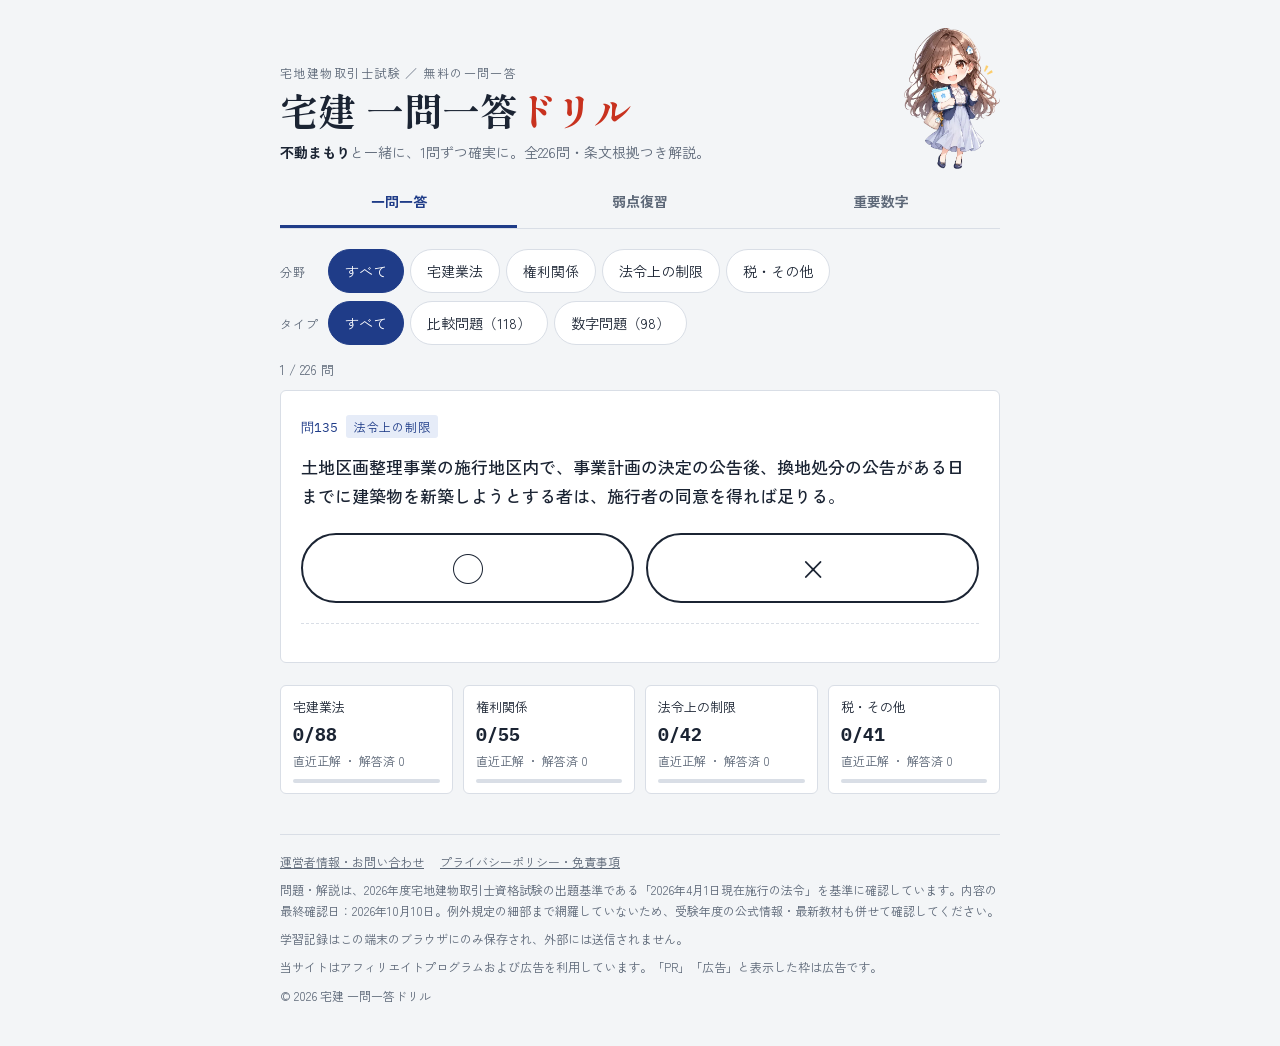
<file: index.html>
<!doctype html>
<html lang="ja">
<head>
<meta charset="utf-8">
<meta name="viewport" content="width=device-width,initial-scale=1,viewport-fit=cover">
<title>宅建 一問一答ドリル｜不動まもりと○×で合格へ</title>
<meta name="description" content="宅建試験（宅地建物取引士）の頻出論点を○×の一問一答で学べる無料サイト。宅建業法・権利関係・法令上の制限・税の問題に条文根拠つきの解説、間違えた問題の復習、重要数字の赤シート暗記ができます。">
<link rel="canonical" href="https://kenko-chahan.github.io/takken-drill/">
<meta property="og:type" content="website">
<meta property="og:title" content="宅建 一問一答ドリル">
<meta property="og:description" content="宅建の頻出論点を○×で。条文根拠つき解説・弱点復習・重要数字の赤シート。">
<meta property="og:url" content="https://kenko-chahan.github.io/takken-drill/">
<meta property="og:image" content="https://kenko-chahan.github.io/takken-drill/img/mamori-hello.webp">
<meta name="twitter:card" content="summary">
<link rel="icon" href="img/mamori-hello.webp" type="image/webp">
<link rel="preconnect" href="https://fonts.googleapis.com">
<link rel="preconnect" href="https://fonts.gstatic.com" crossorigin>
<link rel="stylesheet" href="https://fonts.googleapis.com/css2?family=Shippori+Mincho+B1:wght@600;800&family=Zen+Kaku+Gothic+New:wght@400;500;700&family=IBM+Plex+Mono:wght@500&display=swap">
<link rel="stylesheet" href="assets/style.css">
</head>
<body>
<div class="wrap">
<header class="hero">
  <div class="hero-text">
    <div class="eyebrow">宅地建物取引士試験 ／ 無料の一問一答</div>
    <h1>宅建 一問一答<span>ドリル</span></h1>
    <p class="greet"><b>不動まもり</b>と一緒に、1問ずつ確実に。全<span id="qcount">226</span>問・条文根拠つき解説。</p>
    <p class="countdown" id="countdown" hidden></p>
  </div>
  <img src="img/mamori-hello.webp" alt="ガッツポーズをする不動まもり" width="355" height="520">
</header>

<div class="tabs" role="tablist" aria-label="学習メニュー">
  <button type="button" role="tab" id="tab-drill" aria-selected="true" aria-controls="view-drill" tabindex="0">一問一答</button>
  <button type="button" role="tab" id="tab-review" aria-selected="false" aria-controls="view-review" tabindex="-1">弱点復習</button>
  <button type="button" role="tab" id="tab-nums" aria-selected="false" aria-controls="view-nums" tabindex="-1">重要数字</button>
</div>

<main>
<section id="view-drill" role="tabpanel" aria-labelledby="tab-drill" tabindex="0">
  <div class="filters" id="filters"></div>
  <div class="meta"><span id="progress"></span><span id="score"></span></div>
  <div id="sheet"></div>
  <div class="stats" id="stats"></div>
</section>

<section id="view-review" role="tabpanel" aria-labelledby="tab-review" tabindex="0" hidden>
  <h2>弱点復習</h2>
  <p class="lead">直近で間違えた問題だけを出題します。正解すると一覧から外れます。</p>
  <div id="reviewArea"></div>
</section>

<section id="view-nums" role="tabpanel" aria-labelledby="tab-nums" tabindex="0" hidden>
  <div class="coach"><img src="img/mamori-point.webp" alt="ボードを指して説明する不動まもり" width="520" height="502"><div><h2>重要数字</h2><p>本試験で狙われやすい数字です。赤シートで隠して、言えるまで繰り返しましょう。</p></div></div>
  <div class="toolbar">
    <p class="lead" style="margin:0">赤シートをONにすると数字が隠れます。1つずつタップ（またはEnter・Space）で表示し、もう一度押すと隠れます。</p>
    <button type="button" class="toggle" id="redBtn" aria-pressed="false">赤シート：OFF</button>
  </div>
  <div class="nums" id="numsBox"></div>
  <div class="ad" id="ad-nums" hidden></div>
</section>
</main>

<aside class="pr" id="pr-footer" hidden></aside>
<div class="ad" id="ad-footer" hidden></div>

<footer>
  <nav aria-label="サイト情報">
    <a href="about.html">運営者情報・お問い合わせ</a>
    <a href="privacy.html">プライバシーポリシー・免責事項</a>
  </nav>
  <p class="note">問題・解説は、2026年度宅地建物取引士資格試験の出題基準である「2026年4月1日現在施行の法令」を基準に確認しています。内容の最終確認日：2026年10月10日。例外規定の細部まで網羅していないため、受験年度の公式情報・最新教材も併せて確認してください。</p>
  <p class="note">学習記録はこの端末のブラウザにのみ保存され、外部には送信されません。</p>
  <p class="note">当サイトはアフィリエイトプログラムおよび広告を利用しています。「PR」「広告」と表示した枠は広告です。</p>
  <p class="note">&copy; <span id="year">2026</span> 宅建 一問一答ドリル</p>
</footer>
</div>
<script src="assets/config.js"></script>
<script src="assets/data.js"></script>
<script src="assets/common.js"></script>
<script src="assets/app.js"></script>
</body>
</html>
</file>
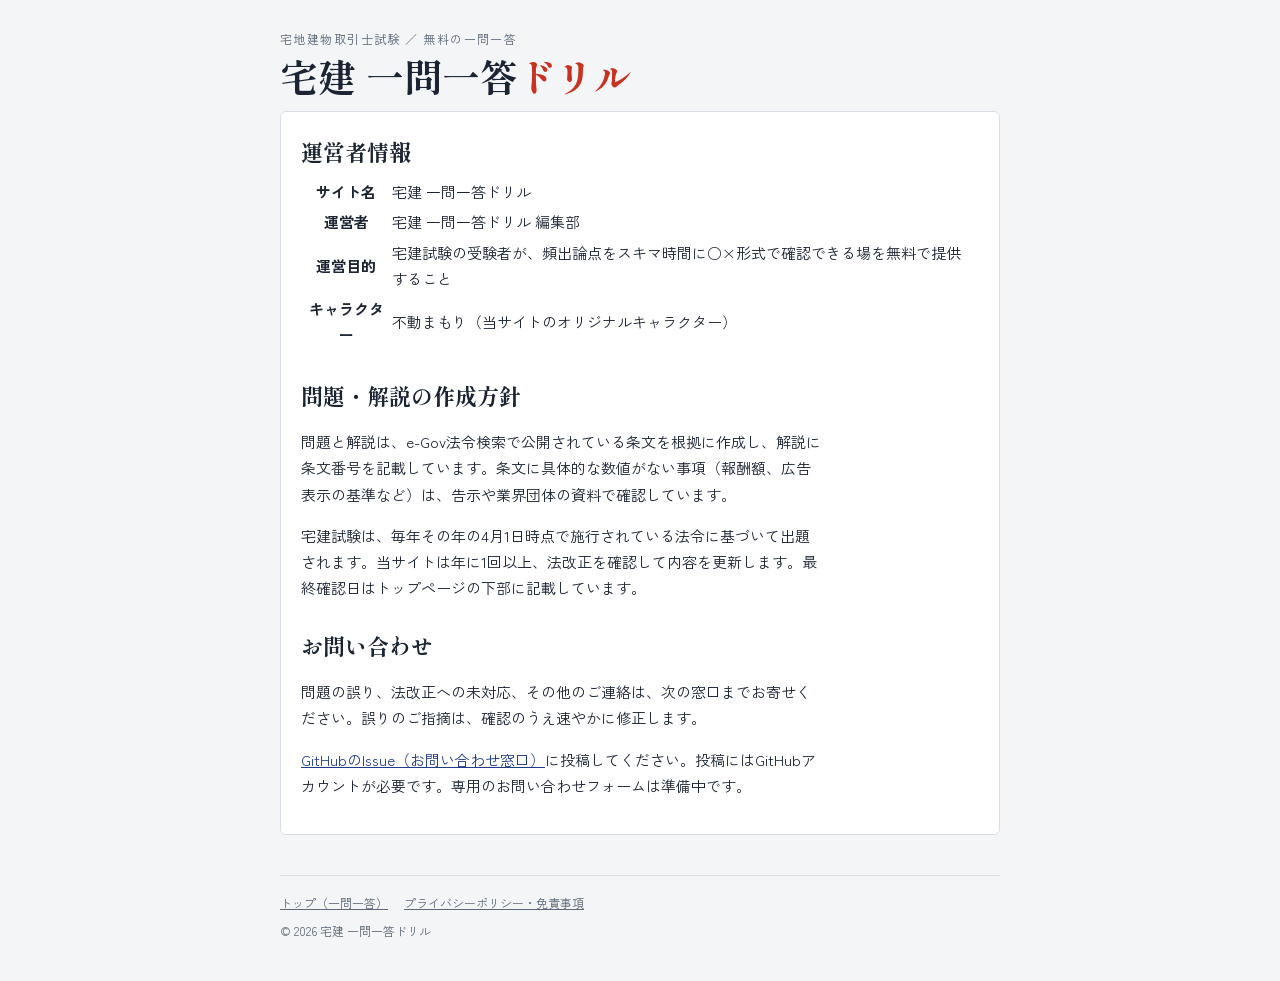
<file: about.html>
<!doctype html>
<html lang="ja">
<head>
<meta charset="utf-8">
<meta name="viewport" content="width=device-width,initial-scale=1,viewport-fit=cover">
<title>運営者情報・お問い合わせ｜宅建 一問一答ドリル</title>
<meta name="description" content="宅建 一問一答ドリルの運営者情報とお問い合わせ先です。">
<link rel="canonical" href="https://kenko-chahan.github.io/takken-drill/about.html">
<link rel="icon" href="img/mamori-hello.webp" type="image/webp">
<link rel="preconnect" href="https://fonts.googleapis.com">
<link rel="preconnect" href="https://fonts.gstatic.com" crossorigin>
<link rel="stylesheet" href="https://fonts.googleapis.com/css2?family=Shippori+Mincho+B1:wght@600;800&family=Zen+Kaku+Gothic+New:wght@400;500;700&display=swap">
<link rel="stylesheet" href="assets/style.css">
</head>
<body>
<div class="wrap">
<header>
  <div class="eyebrow">宅地建物取引士試験 ／ 無料の一問一答</div>
  <h1><a href="./">宅建 一問一答<span>ドリル</span></a></h1>
</header>

<main class="prose">
  <h2>運営者情報</h2>
  <table>
    <tbody>
      <tr><th scope="row">サイト名</th><td>宅建 一問一答ドリル</td></tr>
      <tr><th scope="row">運営者</th><td>宅建 一問一答ドリル 編集部</td></tr>
      <tr><th scope="row">運営目的</th><td>宅建試験の受験者が、頻出論点をスキマ時間に○×形式で確認できる場を無料で提供すること</td></tr>
      <tr><th scope="row">キャラクター</th><td>不動まもり（当サイトのオリジナルキャラクター）</td></tr>
    </tbody>
  </table>

  <h2>問題・解説の作成方針</h2>
  <p>問題と解説は、e-Gov法令検索で公開されている条文を根拠に作成し、解説に条文番号を記載しています。条文に具体的な数値がない事項（報酬額、広告表示の基準など）は、告示や業界団体の資料で確認しています。</p>
  <p>宅建試験は、毎年その年の4月1日時点で施行されている法令に基づいて出題されます。当サイトは年に1回以上、法改正を確認して内容を更新します。最終確認日はトップページの下部に記載しています。</p>

  <h2>お問い合わせ</h2>
  <p>問題の誤り、法改正への未対応、その他のご連絡は、次の窓口までお寄せください。誤りのご指摘は、確認のうえ速やかに修正します。</p>
  <p><a href="https://github.com/kenko-chahan/takken-drill/issues" target="_blank" rel="noopener">GitHubのIssue（お問い合わせ窓口）</a>に投稿してください。投稿にはGitHubアカウントが必要です。専用のお問い合わせフォームは準備中です。</p>
</main>

<footer>
  <nav aria-label="サイト情報">
    <a href="./">トップ（一問一答）</a>
    <a href="privacy.html">プライバシーポリシー・免責事項</a>
  </nav>
  <p class="note">&copy; <span id="year">2026</span> 宅建 一問一答ドリル</p>
</footer>
</div>
<script src="assets/config.js"></script>
<script src="assets/common.js"></script>
</body>
</html>
</file>
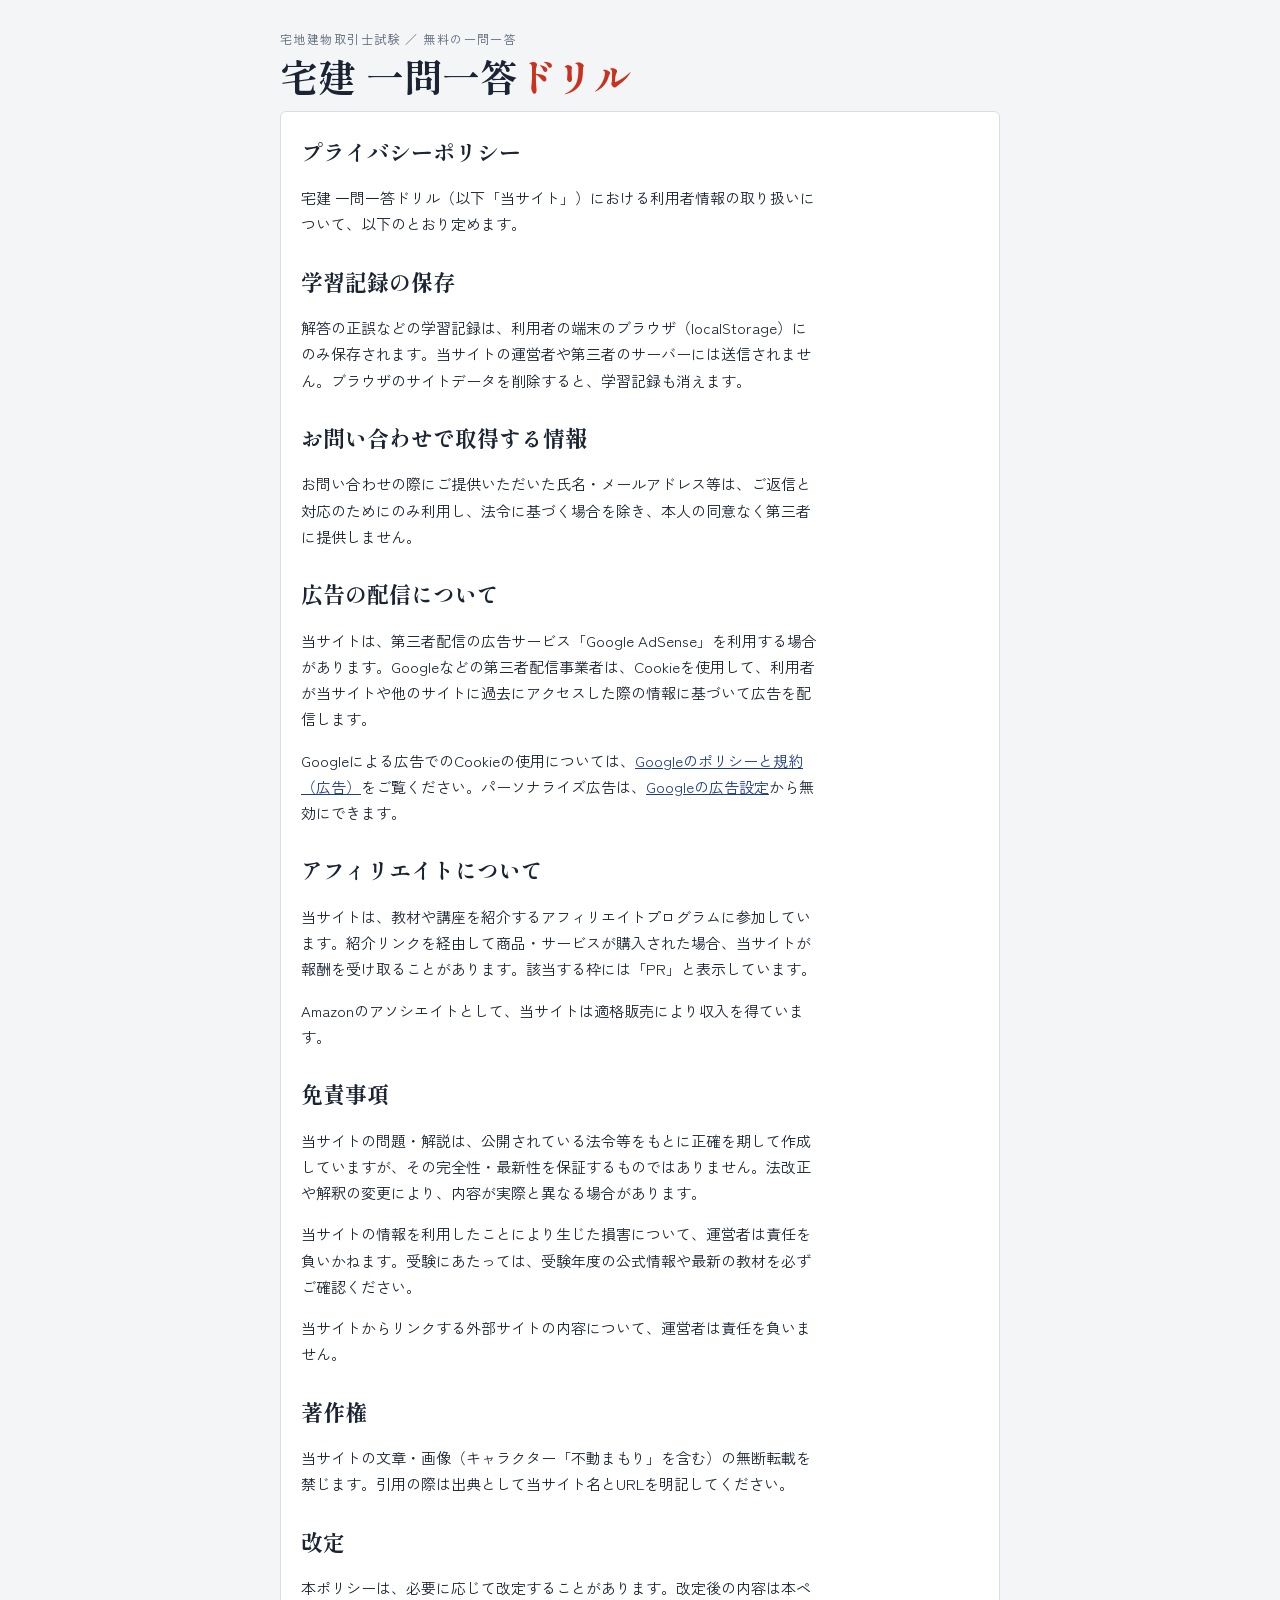
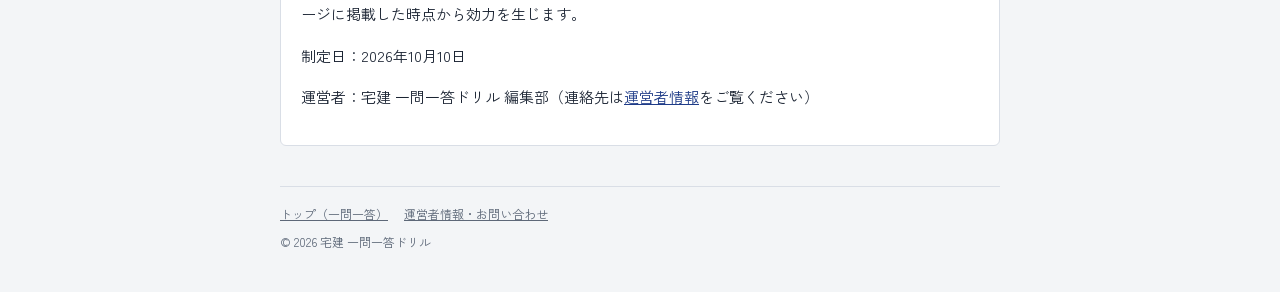
<file: privacy.html>
<!doctype html>
<html lang="ja">
<head>
<meta charset="utf-8">
<meta name="viewport" content="width=device-width,initial-scale=1,viewport-fit=cover">
<title>プライバシーポリシー・免責事項｜宅建 一問一答ドリル</title>
<meta name="description" content="宅建 一問一答ドリルのプライバシーポリシー、広告・アフィリエイトの利用、免責事項について。">
<link rel="canonical" href="https://kenko-chahan.github.io/takken-drill/privacy.html">
<link rel="icon" href="img/mamori-hello.webp" type="image/webp">
<link rel="preconnect" href="https://fonts.googleapis.com">
<link rel="preconnect" href="https://fonts.gstatic.com" crossorigin>
<link rel="stylesheet" href="https://fonts.googleapis.com/css2?family=Shippori+Mincho+B1:wght@600;800&family=Zen+Kaku+Gothic+New:wght@400;500;700&display=swap">
<link rel="stylesheet" href="assets/style.css">
</head>
<body>
<div class="wrap">
<header>
  <div class="eyebrow">宅地建物取引士試験 ／ 無料の一問一答</div>
  <h1><a href="./">宅建 一問一答<span>ドリル</span></a></h1>
</header>

<main class="prose">
  <h2>プライバシーポリシー</h2>
  <p>宅建 一問一答ドリル（以下「当サイト」）における利用者情報の取り扱いについて、以下のとおり定めます。</p>

  <h2>学習記録の保存</h2>
  <p>解答の正誤などの学習記録は、利用者の端末のブラウザ（localStorage）にのみ保存されます。当サイトの運営者や第三者のサーバーには送信されません。ブラウザのサイトデータを削除すると、学習記録も消えます。</p>

  <h2>お問い合わせで取得する情報</h2>
  <p>お問い合わせの際にご提供いただいた氏名・メールアドレス等は、ご返信と対応のためにのみ利用し、法令に基づく場合を除き、本人の同意なく第三者に提供しません。</p>

  <h2>広告の配信について</h2>
  <p>当サイトは、第三者配信の広告サービス「Google AdSense」を利用する場合があります。Googleなどの第三者配信事業者は、Cookieを使用して、利用者が当サイトや他のサイトに過去にアクセスした際の情報に基づいて広告を配信します。</p>
  <p>Googleによる広告でのCookieの使用については、<a href="https://policies.google.com/technologies/ads" target="_blank" rel="noopener">Googleのポリシーと規約（広告）</a>をご覧ください。パーソナライズ広告は、<a href="https://adssettings.google.com/" target="_blank" rel="noopener">Googleの広告設定</a>から無効にできます。</p>

  <h2>アフィリエイトについて</h2>
  <p>当サイトは、教材や講座を紹介するアフィリエイトプログラムに参加しています。紹介リンクを経由して商品・サービスが購入された場合、当サイトが報酬を受け取ることがあります。該当する枠には「PR」と表示しています。</p>
  <p>Amazonのアソシエイトとして、当サイトは適格販売により収入を得ています。</p>

  <h2>免責事項</h2>
  <p>当サイトの問題・解説は、公開されている法令等をもとに正確を期して作成していますが、その完全性・最新性を保証するものではありません。法改正や解釈の変更により、内容が実際と異なる場合があります。</p>
  <p>当サイトの情報を利用したことにより生じた損害について、運営者は責任を負いかねます。受験にあたっては、受験年度の公式情報や最新の教材を必ずご確認ください。</p>
  <p>当サイトからリンクする外部サイトの内容について、運営者は責任を負いません。</p>

  <h2>著作権</h2>
  <p>当サイトの文章・画像（キャラクター「不動まもり」を含む）の無断転載を禁じます。引用の際は出典として当サイト名とURLを明記してください。</p>

  <h2>改定</h2>
  <p>本ポリシーは、必要に応じて改定することがあります。改定後の内容は本ページに掲載した時点から効力を生じます。</p>
  <p>制定日：2026年10月10日</p>
  <p>運営者：宅建 一問一答ドリル 編集部（連絡先は<a href="about.html">運営者情報</a>をご覧ください）</p>
</main>

<footer>
  <nav aria-label="サイト情報">
    <a href="./">トップ（一問一答）</a>
    <a href="about.html">運営者情報・お問い合わせ</a>
  </nav>
  <p class="note">&copy; <span id="year">2026</span> 宅建 一問一答ドリル</p>
</footer>
</div>
<script src="assets/config.js"></script>
<script src="assets/common.js"></script>
</body>
</html>
</file>
<file: assets/style.css>
/* Layout: single study column; tab bar on top; question sheet + marksheet-style ○× buttons; red-sheet number table */
:root{
  --bg:#f3f5f7; --paper:#ffffff; --ink:#1b2433; --muted:#5d6878; --line:#d9dee6;
  --accent:#1f3c88; --accent-soft:#e6ecf8; --shu:#c8321f; --shu-soft:#fbe9e6;
  --ok:#1f7a4d; --ok-soft:#e3f3ea;
  --f-display:"Shippori Mincho B1","Hiragino Mincho ProN","Yu Mincho",serif;
  --f-body:"Zen Kaku Gothic New","Hiragino Sans","Yu Gothic",system-ui,sans-serif;
  --f-mono:"IBM Plex Mono",ui-monospace,monospace;
  color-scheme:light;
}
@media (prefers-color-scheme: dark){:root:not([data-theme="light"]){
  --bg:#11151c; --paper:#1a202a; --ink:#e7ebf2; --muted:#9aa4b3; --line:#2c3441;
  --accent:#8fa9ec; --accent-soft:#222c42; --shu:#ef7a66; --shu-soft:#3a2220;
  --ok:#6cc89a; --ok-soft:#1c3328; color-scheme:dark}}
:root[data-theme="dark"]{
  --bg:#11151c; --paper:#1a202a; --ink:#e7ebf2; --muted:#9aa4b3; --line:#2c3441;
  --accent:#8fa9ec; --accent-soft:#222c42; --shu:#ef7a66; --shu-soft:#3a2220;
  --ok:#6cc89a; --ok-soft:#1c3328; color-scheme:dark}
*{box-sizing:border-box}
html{-webkit-text-size-adjust:100%}
body{margin:0;background:var(--bg);color:var(--ink);font-family:var(--f-body);font-size:15px;line-height:1.75;padding-inline:16px;padding-block:0 32px}
img{max-width:100%}
[hidden]{display:none!important}
a{color:var(--accent)}
.wrap{max-width:720px;margin:0 auto}
header{padding-block:28px 12px}
.eyebrow{font-size:12px;letter-spacing:.12em;color:var(--muted)}
h1{font-family:var(--f-display);font-weight:800;font-size:clamp(28px,7vw,38px);line-height:1.2;margin:4px 0 0;text-wrap:balance}
h1 span{color:var(--shu)}
h1 a{color:inherit;text-decoration:none}
.tabs{position:sticky;top:env(safe-area-inset-top,0px);z-index:5;background:var(--bg);display:flex;gap:4px;border-bottom:1px solid var(--line);margin-bottom:20px}
.tabs button{flex:1;font:inherit;font-weight:700;font-size:14px;background:none;border:0;border-bottom:3px solid transparent;color:var(--muted);padding:12px 4px;cursor:pointer}
.tabs button[aria-selected="true"]{color:var(--accent);border-bottom-color:var(--accent)}
button:focus-visible,a:focus-visible{outline:2px solid var(--accent);outline-offset:2px}
.filters{display:grid;gap:8px;margin-bottom:14px}
.frow{display:flex;flex-wrap:wrap;align-items:center;gap:6px}
.flabel{font-size:12px;letter-spacing:.08em;color:var(--muted);width:3.5em;flex:none}
.countdown{display:inline-block;margin:10px 0 0;font-size:13px;color:var(--ink);background:var(--shu-soft);border-left:3px solid var(--shu);padding:4px 10px;border-radius:0 4px 4px 0}
.countdown b{color:var(--shu)}
.cd-num{font-family:var(--f-mono);font-size:15px;font-variant-numeric:tabular-nums;white-space:nowrap}
.cd-tip{display:block;font-size:12px;color:var(--muted)}
.chip{font:inherit;font-size:14px;min-height:44px;border:1px solid var(--line);background:var(--paper);color:var(--ink);border-radius:999px;padding:6px 16px;cursor:pointer}
.chip[aria-pressed="true"]{background:var(--accent);border-color:var(--accent);color:var(--paper)}
.meta{display:flex;justify-content:space-between;font-size:13px;color:var(--muted);margin-bottom:8px;font-variant-numeric:tabular-nums}
.sheet{background:var(--paper);border:1px solid var(--line);border-radius:6px;padding:22px 20px}
.qno{font-family:var(--f-mono);font-size:13px;color:var(--accent)}
.cat{display:inline-block;font-size:12px;letter-spacing:.06em;background:var(--accent-soft);color:var(--accent);padding:1px 8px;border-radius:3px;margin-left:8px}
.q{font-size:17px;font-weight:500;margin:12px 0 0;min-width:0}
.marks{display:grid;grid-template-columns:1fr 1fr;gap:12px;margin-top:22px}
.mark{font-family:var(--f-display);font-size:34px;line-height:1;padding:16px 0;border:2px solid var(--ink);background:var(--paper);color:var(--ink);border-radius:999px;cursor:pointer;transition:background .15s}
.mark:hover:not(:disabled){background:var(--accent-soft)}
.mark:disabled{cursor:default;opacity:.45}
.mark.picked{opacity:1;background:var(--ink);color:var(--paper)}
.result{margin-top:20px;border-top:1px dashed var(--line);padding-top:16px}
.verdict{font-weight:700;font-size:16px;display:inline-flex;align-items:center;gap:8px;padding:2px 12px;border-radius:4px}
.verdict.ok{background:var(--ok-soft);color:var(--ok)}
.verdict.ng{background:var(--shu-soft);color:var(--shu)}
.exp{margin:10px 0 0}
.next{margin-top:16px;width:100%;font:inherit;font-weight:700;background:var(--accent);color:var(--paper);border:0;border-radius:6px;padding:12px;cursor:pointer}
.stats{display:grid;grid-template-columns:repeat(auto-fit,minmax(140px,1fr));gap:10px;margin-top:22px}
.stat{background:var(--paper);border:1px solid var(--line);border-radius:6px;padding:10px 12px;font-size:13px}
.stat b{display:block;font-family:var(--f-mono);font-size:18px;font-variant-numeric:tabular-nums}
.bar{height:4px;background:var(--line);border-radius:2px;margin-top:6px;overflow:hidden}
.bar i{display:block;height:100%;background:var(--ok)}
h2{font-family:var(--f-display);font-size:22px;margin:0 0 6px}
.lead{color:var(--muted);font-size:14px;margin:0 0 16px}
.empty{background:var(--paper);border:1px dashed var(--line);border-radius:6px;padding:24px;text-align:center;color:var(--muted)}
.ghost{font:inherit;font-size:14px;min-height:44px;background:var(--paper);border:1px solid var(--line);color:var(--ink);border-radius:6px;padding:8px 14px;cursor:pointer}
.ghost.danger{border-color:var(--shu);color:var(--shu);font-weight:700}
.confirm{margin-bottom:12px}
.confirm-actions{display:flex;flex-wrap:wrap;gap:8px;margin-top:12px}
.stat-sub{color:var(--muted);font-size:12px}
.toolbar{display:flex;justify-content:space-between;align-items:center;gap:8px;flex-wrap:wrap;margin-bottom:10px}
.toggle{font:inherit;font-size:14px;font-weight:700;min-height:44px;border:2px solid var(--shu);color:var(--shu);background:var(--paper);border-radius:6px;padding:8px 16px;cursor:pointer}
.toggle[aria-pressed="true"]{background:var(--shu);color:var(--paper)}
.nums{display:grid;gap:16px}
.ngroup{background:var(--paper);border:1px solid var(--line);border-radius:6px;overflow:hidden}
.ngroup-title{margin:0;padding:8px 14px;font-size:14px;color:var(--accent);background:var(--accent-soft)}
.nlist{list-style:none;margin:0;padding:0}
.nrow{display:grid;grid-template-columns:1fr;gap:6px;padding:12px 14px;border-top:1px solid var(--line)}
.nrow:first-child{border-top:0}
.nlabel{font-size:14px;min-width:0;overflow-wrap:anywhere}
.nlabel small{display:block;font-size:12px;color:var(--muted)}
.num{font:inherit;font-family:var(--f-mono);font-size:15px;font-weight:500;color:var(--shu);text-align:left;line-height:1.6;background:none;border:1px solid transparent;border-radius:4px;padding:6px 8px;margin:-6px -8px;min-height:44px;min-width:0;overflow-wrap:anywhere;cursor:default;position:relative}
.num .mask{display:none}
.redsheet .num{cursor:pointer;border-style:dashed;border-color:var(--shu)}
.redsheet .num:not(.show) .v{visibility:hidden}
.redsheet .num:not(.show) .mask{display:flex;align-items:center;position:absolute;inset:0;padding:0 10px;border-radius:3px;background:var(--shu);color:var(--paper);font-family:var(--f-body);font-size:13px;font-weight:700;letter-spacing:.04em}
.redsheet .num.show{background:var(--shu-soft)}
@media (min-width:600px){.nrow{grid-template-columns:minmax(0,1fr) minmax(0,1.1fr);gap:16px;align-items:start}}
.hero{display:flex;align-items:flex-end;gap:12px;justify-content:space-between}
.hero-text{min-width:0}
.hero img{width:96px;height:auto;flex:none;margin-bottom:-4px}
.greet{font-size:14px;color:var(--muted);margin:8px 0 0}
.greet b{color:var(--ink);font-weight:700}
.result-row{display:flex;gap:12px;align-items:flex-start}
.result-row img{width:92px;height:auto;flex:none}
.result-body{min-width:0;flex:1}
.coach{display:flex;gap:12px;align-items:center;margin-bottom:12px}
.coach img{width:88px;height:auto;flex:none}
.coach p{margin:0;font-size:14px;color:var(--muted)}
/* 広告・PR枠 */
.ad{margin-top:24px;text-align:center}
.ad-label,.pr-label{display:inline-block;font-size:11px;letter-spacing:.1em;color:var(--muted);border:1px solid var(--line);border-radius:3px;padding:0 6px;margin-bottom:6px}
.pr{margin-top:24px;background:var(--paper);border:1px solid var(--line);border-radius:6px;padding:16px}
.pr-head{display:flex;align-items:center;gap:10px;margin-bottom:8px}
.pr-head img{width:44px;height:auto}
.pr-head b{font-size:15px}
.pr ul{list-style:none;margin:0;padding:0;display:grid;gap:8px}
.pr li a{display:block;padding:10px 12px;border:1px solid var(--line);border-radius:4px;text-decoration:none;color:var(--ink)}
.pr li a:hover{border-color:var(--accent)}
.pr li small{display:block;color:var(--muted);font-size:12px}
/* フッター・本文ページ */
footer{margin-top:40px;border-top:1px solid var(--line);padding-top:16px;font-size:12px;color:var(--muted)}
footer nav{display:flex;flex-wrap:wrap;gap:6px 16px;margin-bottom:8px}
footer nav a{color:var(--muted)}
.note{font-size:12px;color:var(--muted);line-height:1.7;margin:0 0 8px}
.prose{background:var(--paper);border:1px solid var(--line);border-radius:6px;padding:20px}
.prose h2{margin-top:24px}
.prose h2:first-child{margin-top:0}
.prose p,.prose li{max-width:65ch}
.todo{background:var(--shu-soft);color:var(--shu);font-weight:700;padding:0 4px;border-radius:2px}
@media (max-width:420px){.result-row img{width:72px}.hero img{width:80px}}
@media (prefers-reduced-motion:reduce){*{transition:none!important}}
</file>
